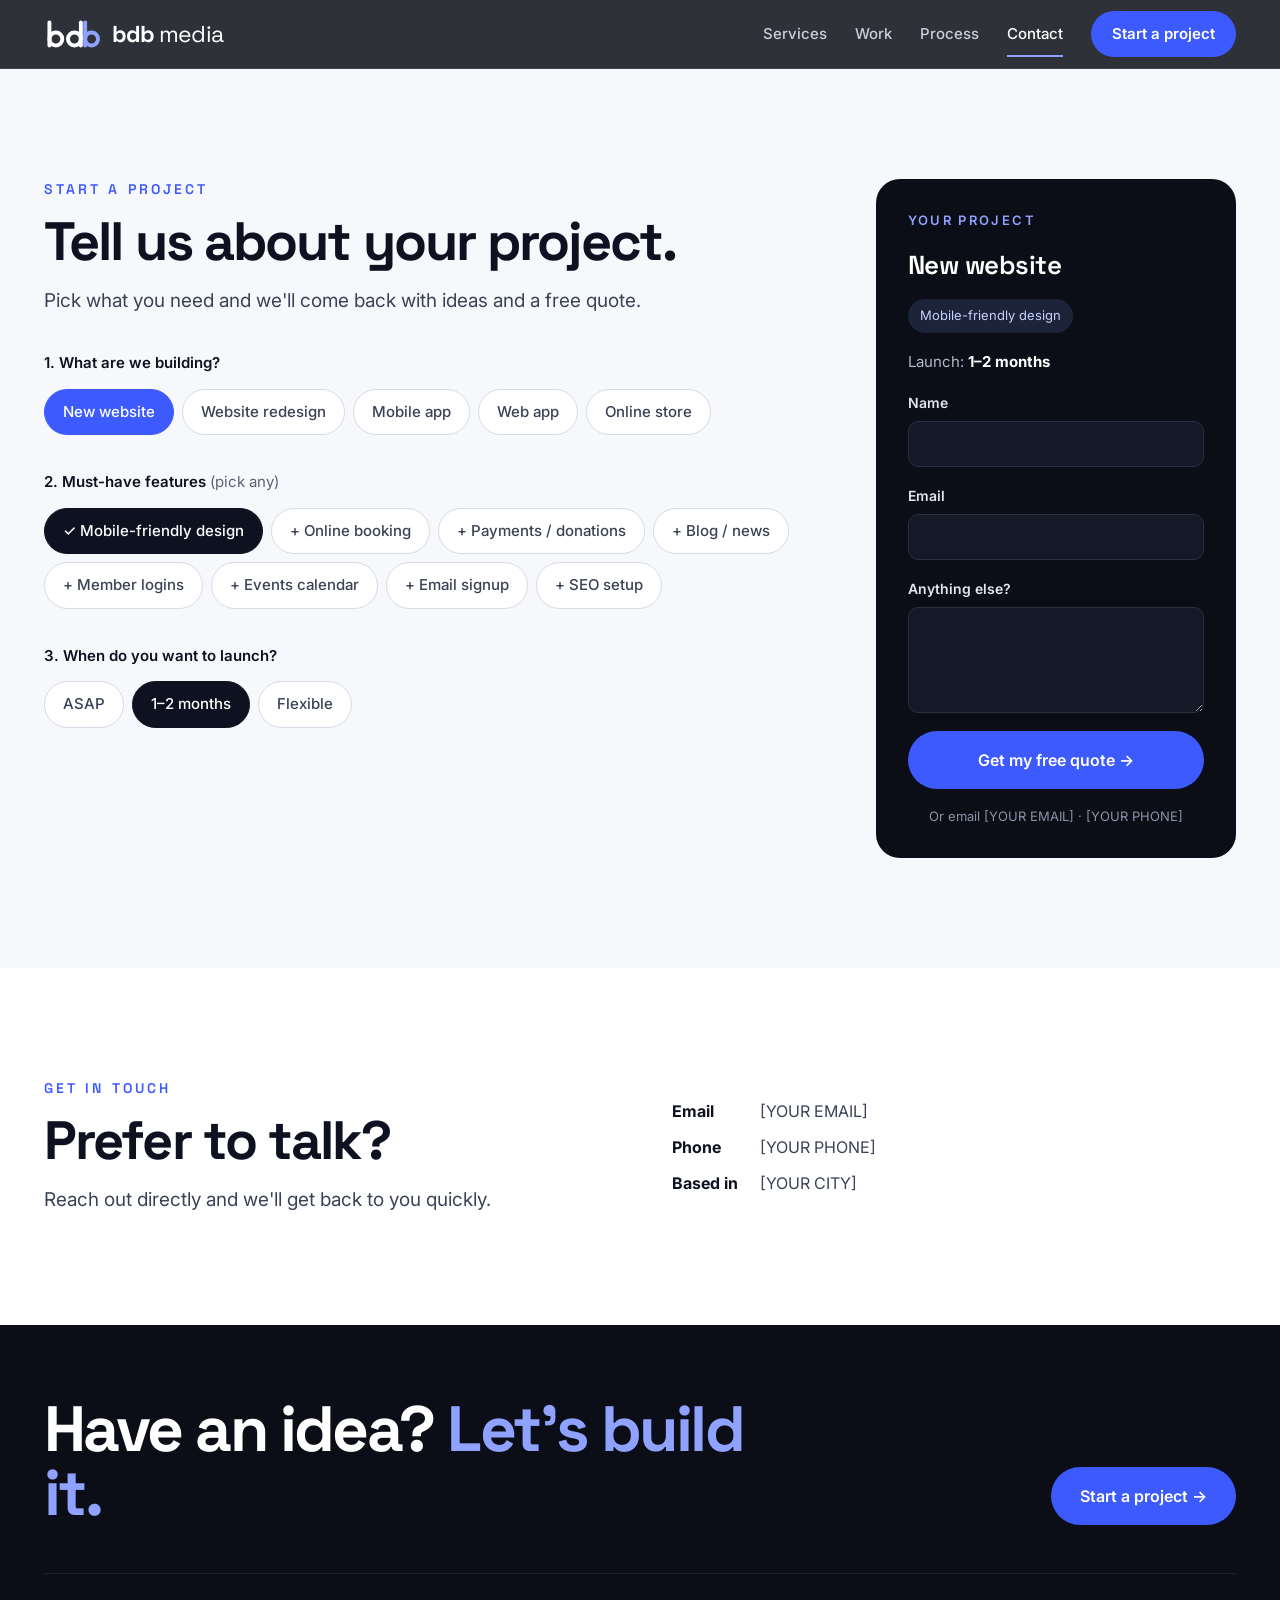
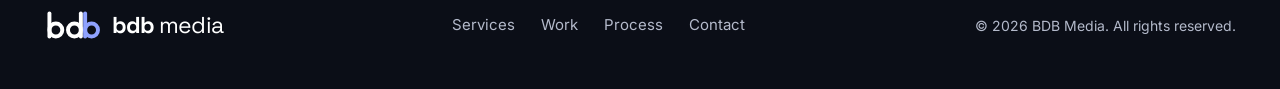
<file: contact.html>
<!doctype html>
<html lang="en">
<head>
<meta charset="utf-8">
<meta name="viewport" content="width=device-width, initial-scale=1">
<title>Contact — BDB Media</title>
<meta name="description" content="Tell BDB Media about your project and get a free quote.">
<meta property="og:title" content="Contact — BDB Media">
<meta property="og:description" content="Tell BDB Media about your project and get a free quote.">
<meta name="theme-color" content="#0B0E17">
<link rel="icon" href="images/favicon.svg" type="image/svg+xml">
<link rel="preconnect" href="https://fonts.googleapis.com">
<link rel="preconnect" href="https://fonts.gstatic.com" crossorigin>
<link rel="stylesheet" href="https://fonts.googleapis.com/css2?family=Space+Grotesk:wght@400;500;600;700&family=Inter:wght@400;500;600;700&family=Caveat:wght@600&display=swap">
<link rel="stylesheet" href="css/styles.css">
<script src="js/main.js" defer></script>
</head>
<body>
<a class="skip" href="#main">Skip to content</a>
<header class="site-header">
  <div class="container">
    <a class="brand" href="index.html" aria-label="BDB Media home"><svg viewBox="0 0 160 84" aria-hidden="true"><line x1="14" y1="10" x2="14" y2="74" stroke="#FFFFFF" stroke-width="11" stroke-linecap="round"/><circle cx="32" cy="56" r="18" fill="none" stroke="#FFFFFF" stroke-width="11"/><circle cx="84" cy="56" r="18" fill="none" stroke="#FFFFFF" stroke-width="11"/><line x1="102" y1="10" x2="102" y2="74" stroke="#FFFFFF" stroke-width="11" stroke-linecap="round"/><line x1="114" y1="10" x2="114" y2="74" stroke="#8FA2FF" stroke-width="11" stroke-linecap="round"/><circle cx="132" cy="56" r="18" fill="none" stroke="#8FA2FF" stroke-width="11"/></svg><span class="wordmark">bdb<span> media</span></span></a>
    <button class="nav-toggle" type="button" aria-expanded="false" aria-controls="site-nav" aria-label="Menu"><svg width="22" height="22" viewBox="0 0 24 24" fill="none" stroke="currentColor" stroke-width="2" stroke-linecap="round" stroke-linejoin="round" aria-hidden="true"><path d="M4 7h16M4 12h16M4 17h16"/></svg></button>
    <nav class="nav" id="site-nav" aria-label="Main">
      <a href="services.html">Services</a>
      <a href="work.html">Work</a>
      <a href="index.html#process">Process</a>
      <a href="contact.html" aria-current="page">Contact</a>
      <a class="btn btn--primary btn--sm" href="contact.html">Start a project</a>
    </nav>
  </div>
</header>
<main id="main"><section class="section section--mist" id="start">
  <div class="container builder">
    <div class="builder-steps" data-builder>
      <div class="section-head" style="margin-bottom:0">
        <span class="eyebrow">Start a project</span>
        <h1 class="h2">Tell us about your project.</h1>
        <p class="lead">Pick what you need and we'll come back with ideas and a free quote.</p>
      </div>
      <fieldset class="q"><legend>1. What are we building?</legend><div class="filters"><button class="pill pill--accent" type="button" data-group="type" data-value="New website">New website</button><button class="pill pill--accent" type="button" data-group="type" data-value="Website redesign">Website redesign</button><button class="pill pill--accent" type="button" data-group="type" data-value="Mobile app">Mobile app</button><button class="pill pill--accent" type="button" data-group="type" data-value="Web app">Web app</button><button class="pill pill--accent" type="button" data-group="type" data-value="Online store">Online store</button></div></fieldset>
      <fieldset class="q"><legend>2. Must-have features <span>(pick any)</span></legend><div class="filters"><button class="pill" type="button" data-group="features" data-value="Mobile-friendly design">+ Mobile-friendly design</button><button class="pill" type="button" data-group="features" data-value="Online booking">+ Online booking</button><button class="pill" type="button" data-group="features" data-value="Payments / donations">+ Payments / donations</button><button class="pill" type="button" data-group="features" data-value="Blog / news">+ Blog / news</button><button class="pill" type="button" data-group="features" data-value="Member logins">+ Member logins</button><button class="pill" type="button" data-group="features" data-value="Events calendar">+ Events calendar</button><button class="pill" type="button" data-group="features" data-value="Email signup">+ Email signup</button><button class="pill" type="button" data-group="features" data-value="SEO setup">+ SEO setup</button></div></fieldset>
      <fieldset class="q"><legend>3. When do you want to launch?</legend><div class="filters"><button class="pill" type="button" data-group="time" data-value="ASAP">ASAP</button><button class="pill" type="button" data-group="time" data-value="1–2 months">1–2 months</button><button class="pill" type="button" data-group="time" data-value="Flexible">Flexible</button></div></fieldset>
    </div>
    <aside class="summary" aria-live="polite">
      <div class="form-part">
        <span class="label">Your project</span>
        <div class="type" data-out="type">New website</div>
        <div class="chosen" data-out="features"></div>
        <div style="font-size:15px;color:var(--muted-dark)">Launch: <strong style="color:#fff" data-out="time">1–2 months</strong></div>
        <form novalidate style="display:flex;flex-direction:column;gap:18px">
          <div class="field"><label for="q-name">Name</label><input id="q-name" name="name" type="text" autocomplete="name" required></div>
          <div class="field"><label for="q-email">Email</label><input id="q-email" name="email" type="email" autocomplete="email" required></div>
          <div class="field"><label for="q-details">Anything else?</label><textarea id="q-details" name="details" rows="4"></textarea></div>
          <button class="btn btn--primary" type="submit">Get my free quote →</button>
        </form>
        <p class="note">Or email [YOUR EMAIL] · [YOUR PHONE]</p>
      </div>
      <div class="thanks">
        <div class="tick"><svg width="28" height="28" viewBox="0 0 24 24" fill="none" stroke="currentColor" stroke-width="2.4" stroke-linecap="round" stroke-linejoin="round" aria-hidden="true"><path d="M5 12l5 5L20 7"/></svg></div>
        <h3>Thanks — almost there.</h3>
        <p>Your email app should open with your project details filled in. Hit send and we'll be in touch with next steps and a free quote.</p>
        <button class="btn btn--ghost btn--sm" type="button" data-reset style="align-self:flex-start">Start another</button>
      </div>
    </aside>
  </div>
</section>
<section class="section"><div class="container split"><div class="section-head" style="margin:0"><span class="eyebrow">Get in touch</span><h2 class="h2">Prefer to talk?</h2><p class="lead">Reach out directly and we'll get back to you quickly.</p></div>
<ul class="contact-list"><li><strong>Email</strong> [YOUR EMAIL]</li><li><strong>Phone</strong> [YOUR PHONE]</li><li><strong>Based in</strong> [YOUR CITY]</li></ul></div></section></main><footer class="site-footer">
  <div class="container">
    <div class="footer-cta">
      <h2>Have an idea? <span>Let's build it.</span></h2>
      <a class="btn btn--primary" href="contact.html">Start a project →</a>
    </div>
    <div class="footer-bottom">
      <a class="brand" href="index.html" aria-label="BDB Media home"><svg viewBox="0 0 160 84" aria-hidden="true"><line x1="14" y1="10" x2="14" y2="74" stroke="#FFFFFF" stroke-width="11" stroke-linecap="round"/><circle cx="32" cy="56" r="18" fill="none" stroke="#FFFFFF" stroke-width="11"/><circle cx="84" cy="56" r="18" fill="none" stroke="#FFFFFF" stroke-width="11"/><line x1="102" y1="10" x2="102" y2="74" stroke="#FFFFFF" stroke-width="11" stroke-linecap="round"/><line x1="114" y1="10" x2="114" y2="74" stroke="#8FA2FF" stroke-width="11" stroke-linecap="round"/><circle cx="132" cy="56" r="18" fill="none" stroke="#8FA2FF" stroke-width="11"/></svg><span class="wordmark">bdb<span> media</span></span></a>
      <nav class="footer-nav" aria-label="Footer">
        <a href="services.html">Services</a>
        <a href="work.html">Work</a>
        <a href="index.html#process">Process</a>
        <a href="contact.html">Contact</a>
      </nav>
      <p class="small">© <span data-year>2026</span> BDB Media. All rights reserved.</p>
    </div>
  </div>
</footer>
</body>
</html>
</file>
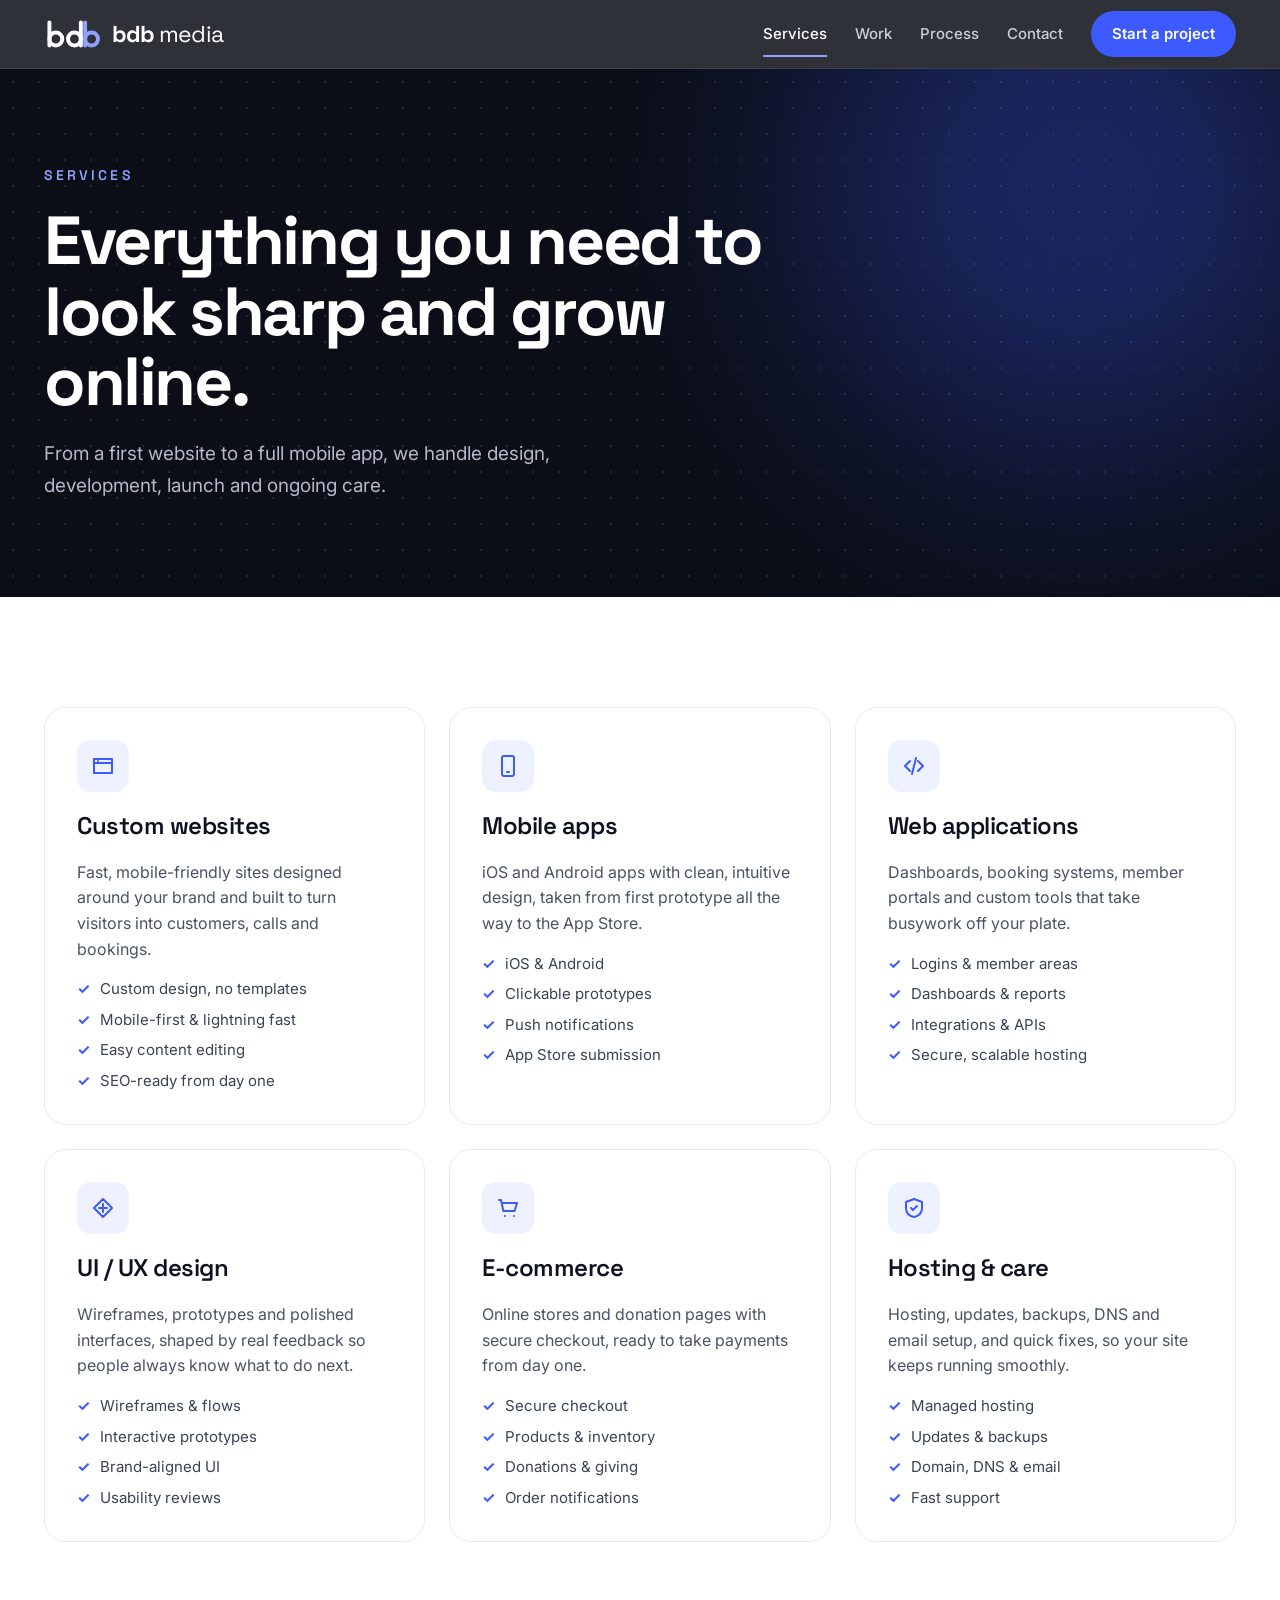
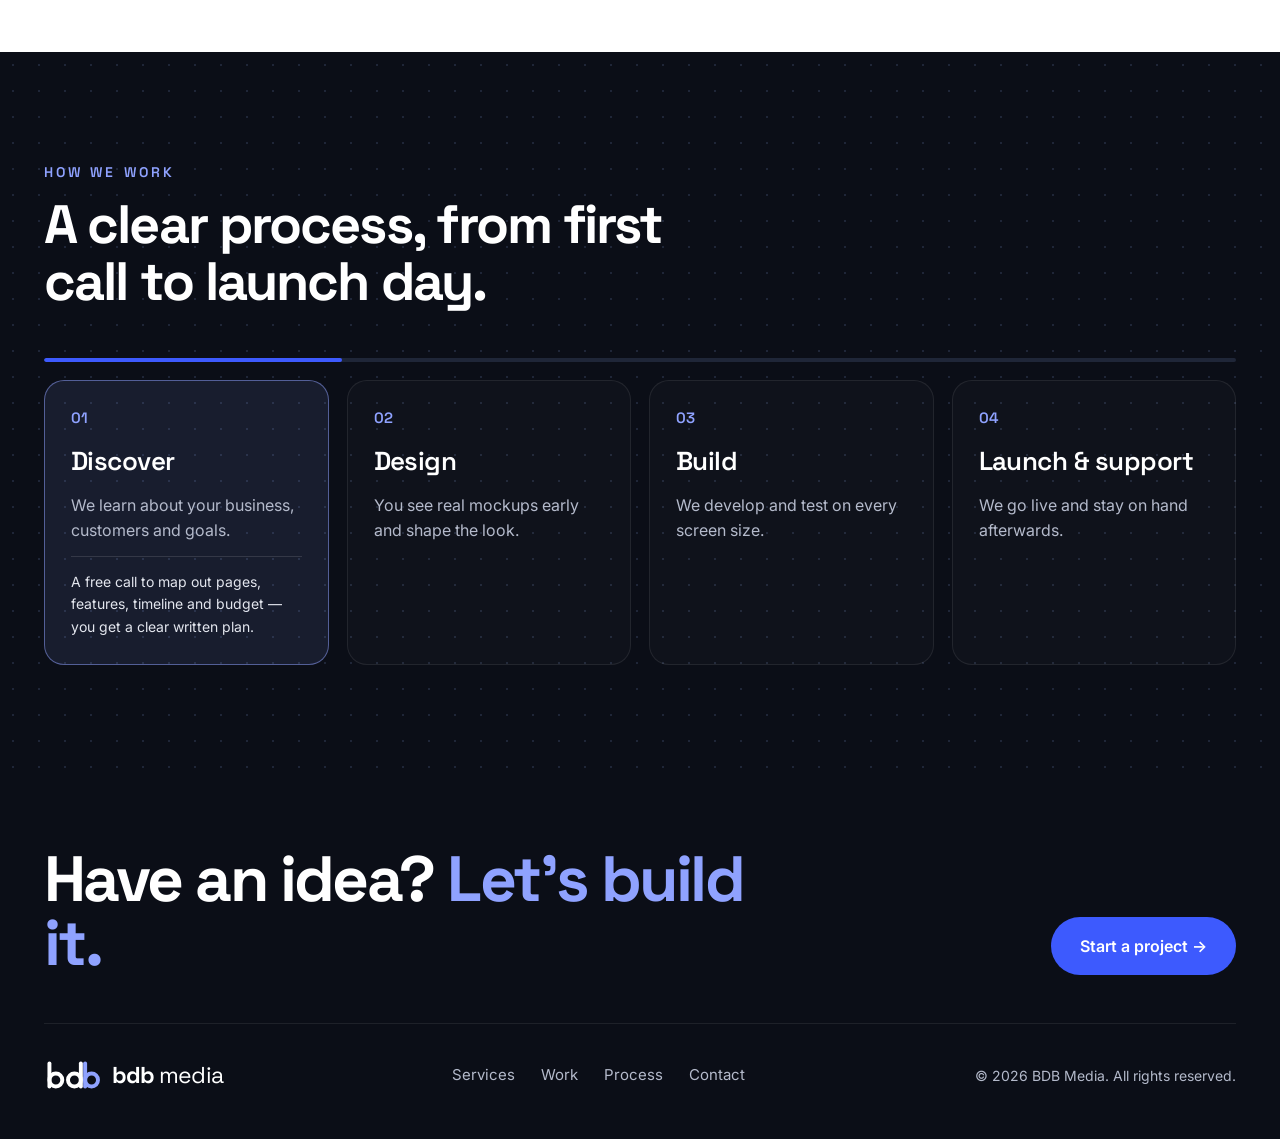
<file: services.html>
<!doctype html>
<html lang="en">
<head>
<meta charset="utf-8">
<meta name="viewport" content="width=device-width, initial-scale=1">
<title>Services — BDB Media</title>
<meta name="description" content="Custom websites, mobile apps, web applications, UI/UX design, e-commerce and hosting from BDB Media.">
<meta property="og:title" content="Services — BDB Media">
<meta property="og:description" content="Custom websites, mobile apps, web applications, UI/UX design, e-commerce and hosting from BDB Media.">
<meta name="theme-color" content="#0B0E17">
<link rel="icon" href="images/favicon.svg" type="image/svg+xml">
<link rel="preconnect" href="https://fonts.googleapis.com">
<link rel="preconnect" href="https://fonts.gstatic.com" crossorigin>
<link rel="stylesheet" href="https://fonts.googleapis.com/css2?family=Space+Grotesk:wght@400;500;600;700&family=Inter:wght@400;500;600;700&family=Caveat:wght@600&display=swap">
<link rel="stylesheet" href="css/styles.css">
<script src="js/main.js" defer></script>
</head>
<body>
<a class="skip" href="#main">Skip to content</a>
<header class="site-header">
  <div class="container">
    <a class="brand" href="index.html" aria-label="BDB Media home"><svg viewBox="0 0 160 84" aria-hidden="true"><line x1="14" y1="10" x2="14" y2="74" stroke="#FFFFFF" stroke-width="11" stroke-linecap="round"/><circle cx="32" cy="56" r="18" fill="none" stroke="#FFFFFF" stroke-width="11"/><circle cx="84" cy="56" r="18" fill="none" stroke="#FFFFFF" stroke-width="11"/><line x1="102" y1="10" x2="102" y2="74" stroke="#FFFFFF" stroke-width="11" stroke-linecap="round"/><line x1="114" y1="10" x2="114" y2="74" stroke="#8FA2FF" stroke-width="11" stroke-linecap="round"/><circle cx="132" cy="56" r="18" fill="none" stroke="#8FA2FF" stroke-width="11"/></svg><span class="wordmark">bdb<span> media</span></span></a>
    <button class="nav-toggle" type="button" aria-expanded="false" aria-controls="site-nav" aria-label="Menu"><svg width="22" height="22" viewBox="0 0 24 24" fill="none" stroke="currentColor" stroke-width="2" stroke-linecap="round" stroke-linejoin="round" aria-hidden="true"><path d="M4 7h16M4 12h16M4 17h16"/></svg></button>
    <nav class="nav" id="site-nav" aria-label="Main">
      <a href="services.html" aria-current="page">Services</a>
      <a href="work.html">Work</a>
      <a href="index.html#process">Process</a>
      <a href="contact.html">Contact</a>
      <a class="btn btn--primary btn--sm" href="contact.html">Start a project</a>
    </nav>
  </div>
</header>
<main id="main"><section class="page-hero dots">
  <div class="orb" aria-hidden="true"></div>
  <div class="container">
    <span class="eyebrow" style="color:var(--accent-light)">Services</span>
    <h1>Everything you need to look sharp and grow online.</h1>
    <p class="lead" style="color:var(--muted-dark)">From a first website to a full mobile app, we handle design, development, launch and ongoing care.</p>
  </div>
</section>
<section class="section">
  <div class="container"><div class="cards"><article class="card" id="websites"><div class="ico"><svg width="24" height="24" viewBox="0 0 24 24" fill="none" stroke="currentColor" stroke-width="2" stroke-linecap="round" stroke-linejoin="round" aria-hidden="true"><path d="M3 5h18v14H3zM3 9h18M7 7h.01"/></svg></div><h3>Custom websites</h3><p>Fast, mobile-friendly sites designed around your brand and built to turn visitors into customers, calls and bookings.</p><ul><li>Custom design, no templates</li><li>Mobile-first &amp; lightning fast</li><li>Easy content editing</li><li>SEO-ready from day one</li></ul></article><article class="card" id="apps"><div class="ico"><svg width="24" height="24" viewBox="0 0 24 24" fill="none" stroke="currentColor" stroke-width="2" stroke-linecap="round" stroke-linejoin="round" aria-hidden="true"><path d="M8 2h8a2 2 0 0 1 2 2v16a2 2 0 0 1-2 2H8a2 2 0 0 1-2-2V4a2 2 0 0 1 2-2zM11 18h2"/></svg></div><h3>Mobile apps</h3><p>iOS and Android apps with clean, intuitive design, taken from first prototype all the way to the App Store.</p><ul><li>iOS &amp; Android</li><li>Clickable prototypes</li><li>Push notifications</li><li>App Store submission</li></ul></article><article class="card" id="webapps"><div class="ico"><svg width="24" height="24" viewBox="0 0 24 24" fill="none" stroke="currentColor" stroke-width="2" stroke-linecap="round" stroke-linejoin="round" aria-hidden="true"><path d="M8 7l-5 5 5 5M16 7l5 5-5 5M14 4l-4 16"/></svg></div><h3>Web applications</h3><p>Dashboards, booking systems, member portals and custom tools that take busywork off your plate.</p><ul><li>Logins &amp; member areas</li><li>Dashboards &amp; reports</li><li>Integrations &amp; APIs</li><li>Secure, scalable hosting</li></ul></article><article class="card" id="design"><div class="ico"><svg width="24" height="24" viewBox="0 0 24 24" fill="none" stroke="currentColor" stroke-width="2" stroke-linecap="round" stroke-linejoin="round" aria-hidden="true"><path d="M12 3l9 9-9 9-9-9zM12 8v8M8 12h8"/></svg></div><h3>UI / UX design</h3><p>Wireframes, prototypes and polished interfaces, shaped by real feedback so people always know what to do next.</p><ul><li>Wireframes &amp; flows</li><li>Interactive prototypes</li><li>Brand-aligned UI</li><li>Usability reviews</li></ul></article><article class="card" id="ecommerce"><div class="ico"><svg width="24" height="24" viewBox="0 0 24 24" fill="none" stroke="currentColor" stroke-width="2" stroke-linecap="round" stroke-linejoin="round" aria-hidden="true"><path d="M3 4h2l2.4 11h11.2L21 7H6.2M9 20h.01M18 20h.01"/></svg></div><h3>E-commerce</h3><p>Online stores and donation pages with secure checkout, ready to take payments from day one.</p><ul><li>Secure checkout</li><li>Products &amp; inventory</li><li>Donations &amp; giving</li><li>Order notifications</li></ul></article><article class="card" id="care"><div class="ico"><svg width="24" height="24" viewBox="0 0 24 24" fill="none" stroke="currentColor" stroke-width="2" stroke-linecap="round" stroke-linejoin="round" aria-hidden="true"><path d="M12 3l8 3v6c0 5-3.5 8-8 9-4.5-1-8-4-8-9V6zM9 12l2 2 4-4"/></svg></div><h3>Hosting &amp; care</h3><p>Hosting, updates, backups, DNS and email setup, and quick fixes, so your site keeps running smoothly.</p><ul><li>Managed hosting</li><li>Updates &amp; backups</li><li>Domain, DNS &amp; email</li><li>Fast support</li></ul></article></div></div>
</section>
<section class="section section--dark dots" id="process">
  <div class="container">
    <div class="section-head">
      <span class="eyebrow">How we work</span>
      <h2 class="h2">A clear process, from first call to launch day.</h2>
    </div>
    <div class="progress" aria-hidden="true"><div></div></div>
    <div class="steps"><button class="step" type="button" aria-expanded="true"><span class="n">01</span><span class="t">Discover</span><span class="b">We learn about your business, customers and goals.</span><span class="more">A free call to map out pages, features, timeline and budget — you get a clear written plan.</span></button><button class="step" type="button" aria-expanded="false"><span class="n">02</span><span class="t">Design</span><span class="b">You see real mockups early and shape the look.</span><span class="more">Homepage and key screens designed first, with rounds of feedback before any code is written.</span></button><button class="step" type="button" aria-expanded="false"><span class="n">03</span><span class="t">Build</span><span class="b">We develop and test on every screen size.</span><span class="more">A private preview link lets you watch progress and test on your own phone and computer.</span></button><button class="step" type="button" aria-expanded="false"><span class="n">04</span><span class="t">Launch &amp; support</span><span class="b">We go live and stay on hand afterwards.</span><span class="more">Domain, hosting and email set up for you, a walkthrough of editing, and ongoing care plans.</span></button></div>
  </div>
</section>
</main><footer class="site-footer">
  <div class="container">
    <div class="footer-cta">
      <h2>Have an idea? <span>Let's build it.</span></h2>
      <a class="btn btn--primary" href="contact.html">Start a project →</a>
    </div>
    <div class="footer-bottom">
      <a class="brand" href="index.html" aria-label="BDB Media home"><svg viewBox="0 0 160 84" aria-hidden="true"><line x1="14" y1="10" x2="14" y2="74" stroke="#FFFFFF" stroke-width="11" stroke-linecap="round"/><circle cx="32" cy="56" r="18" fill="none" stroke="#FFFFFF" stroke-width="11"/><circle cx="84" cy="56" r="18" fill="none" stroke="#FFFFFF" stroke-width="11"/><line x1="102" y1="10" x2="102" y2="74" stroke="#FFFFFF" stroke-width="11" stroke-linecap="round"/><line x1="114" y1="10" x2="114" y2="74" stroke="#8FA2FF" stroke-width="11" stroke-linecap="round"/><circle cx="132" cy="56" r="18" fill="none" stroke="#8FA2FF" stroke-width="11"/></svg><span class="wordmark">bdb<span> media</span></span></a>
      <nav class="footer-nav" aria-label="Footer">
        <a href="services.html">Services</a>
        <a href="work.html">Work</a>
        <a href="index.html#process">Process</a>
        <a href="contact.html">Contact</a>
      </nav>
      <p class="small">© <span data-year>2026</span> BDB Media. All rights reserved.</p>
    </div>
  </div>
</footer>
</body>
</html>
</file>
<file: css/styles.css>
/* DB Media — site styles */
:root {
  --ink: #0E1220;
  --night: #0B0E17;
  --night-2: #141927;
  --line-dark: #2A3042;
  --accent: #3D5AFE;
  --accent-hover: #2A44D6;
  --accent-light: #8FA2FF;
  --accent-tint: #EEF1FF;
  --paper: #FFFFFF;
  --mist: #F7F8FB;
  --line: #E8EBF2;
  --line-2: #D5DAE5;
  --text-2: #3A4256;
  --text-3: #4A5266;
  --muted: #5B6275;
  --muted-dark: #B4BACB;
  --green: #34D399;
  --radius: 22px;
  --display: "Space Grotesk", system-ui, sans-serif;
  --body: "Inter", system-ui, sans-serif;
  --ease: cubic-bezier(.2, .8, .2, 1);
}

*, *::before, *::after { box-sizing: border-box; }
[hidden] { display: none !important; }
html { scroll-behavior: smooth; scroll-padding-top: 80px; }
body { margin: 0; font-family: var(--body); color: var(--ink); background: var(--paper); line-height: 1.5; -webkit-font-smoothing: antialiased; }
img { max-width: 100%; height: auto; display: block; }
a { color: var(--accent); }
a:hover { color: var(--accent-hover); }
button { font: inherit; }
h1, h2, h3 { font-family: var(--display); margin: 0; letter-spacing: -0.035em; }
p { margin: 0; }
.container { max-width: 1240px; margin: 0 auto; padding: 0 24px; }
.section { padding: 110px 0; }
.section--mist { background: var(--mist); }
.section--dark { background: var(--night); color: #fff; }
.dots { background-image: radial-gradient(#1F2638 1.2px, transparent 1.2px); background-size: 26px 26px; }
.skip { position: absolute; left: -999px; top: 8px; background: #fff; color: var(--ink); padding: 10px 16px; border-radius: 8px; z-index: 100; }
.skip:focus { left: 8px; }
:focus-visible { outline: 3px solid var(--accent-light); outline-offset: 3px; }

/* Eyebrows & headings */
.eyebrow { font-family: var(--display); font-size: 14px; letter-spacing: .22em; text-transform: uppercase; color: var(--accent); font-weight: 600; }
.section--dark .eyebrow { color: var(--accent-light); }
.h2 { font-size: clamp(34px, 4.5vw, 54px); line-height: 1.05; font-weight: 700; }
.section-head { display: flex; flex-direction: column; gap: 14px; max-width: 680px; margin-bottom: 48px; }
.section-head--row { max-width: none; flex-direction: row; flex-wrap: wrap; justify-content: space-between; align-items: flex-end; gap: 24px; }
.section-head--row > div:first-child { display: flex; flex-direction: column; gap: 14px; max-width: 640px; }
.lead { font-size: 19px; line-height: 1.65; color: var(--text-2); }
.section--dark .lead { color: var(--muted-dark); }

/* Buttons */
.btn { display: inline-flex; align-items: center; justify-content: center; gap: 8px; padding: 16px 28px; border-radius: 999px; font-weight: 600; font-size: 16px; text-decoration: none; border: 1px solid transparent; cursor: pointer; transition: transform .2s, box-shadow .2s, background .2s; }
.btn--primary { background: var(--accent); color: #fff; }
.btn--primary:hover { color: #fff; transform: translateY(-2px); box-shadow: 0 10px 24px rgba(61, 90, 254, .35); }
.btn--ghost { color: #fff; border-color: rgba(255, 255, 255, .24); background: transparent; }
.btn--ghost:hover { color: #fff; background: rgba(255, 255, 255, .06); }
.btn--outline { color: var(--ink); border-color: var(--line-2); background: #fff; }
.btn--outline:hover { color: var(--ink); border-color: var(--ink); }
.btn--sm { padding: 11px 20px; font-size: 15px; }

/* Header */
.site-header { position: sticky; top: 0; z-index: 40; background: rgba(11, 14, 23, .85); backdrop-filter: blur(14px); -webkit-backdrop-filter: blur(14px); border-bottom: 1px solid rgba(255, 255, 255, .08); }
.site-header .container { display: flex; align-items: center; justify-content: space-between; gap: 16px; min-height: 68px; }
.brand { display: flex; align-items: center; gap: 10px; text-decoration: none; color: #fff; }
.brand:hover { color: #fff; }
.brand svg { width: 58px; height: 30px; }
.wordmark { font-family: var(--display); font-size: 23px; letter-spacing: -.04em; font-weight: 700; }
.wordmark span { font-weight: 400; }
.nav { display: flex; align-items: center; gap: 28px; }
.nav a:not(.btn) { color: #C9CFDC; text-decoration: none; font-weight: 500; font-size: 15px; padding: 12px 0; }
.nav a:not(.btn):hover, .nav a[aria-current="page"] { color: #fff; }
.nav a[aria-current="page"] { box-shadow: inset 0 -2px 0 var(--accent-light); }
.nav-toggle { display: none; width: 44px; height: 44px; border: 1px solid rgba(255, 255, 255, .2); border-radius: 12px; background: transparent; color: #fff; cursor: pointer; align-items: center; justify-content: center; }
@media (max-width: 760px) {
  .nav-toggle { display: inline-flex; }
  .nav { display: none; position: absolute; left: 0; right: 0; top: 100%; flex-direction: column; align-items: stretch; gap: 0; padding: 8px 24px 20px; background: var(--night); border-bottom: 1px solid rgba(255, 255, 255, .08); }
  .nav.open { display: flex; }
  .nav a:not(.btn) { padding: 14px 0; border-bottom: 1px solid rgba(255, 255, 255, .06); }
  .nav .btn { margin-top: 14px; }
}

/* Hero */
.hero { position: relative; overflow: hidden; background-color: var(--night); color: #fff; }
.orb { position: absolute; width: 560px; height: 560px; border-radius: 50%; background: var(--accent); opacity: .32; filter: blur(120px); top: -160px; right: -80px; animation: orbFloat 9s ease-in-out infinite; pointer-events: none; }
@keyframes orbFloat { 0%, 100% { transform: translate(0, 0); } 50% { transform: translate(-40px, 30px); } }
.hero-inner { position: relative; display: flex; flex-wrap: wrap; align-items: center; gap: 64px; padding: 96px 24px 110px; }
.hero-copy { flex: 1 1 500px; min-width: 0; display: flex; flex-direction: column; gap: 28px; }
.status { display: inline-flex; align-self: flex-start; align-items: center; gap: 10px; padding: 8px 14px; border: 1px solid rgba(255, 255, 255, .14); border-radius: 999px; font-size: 14px; color: #C9CFDC; background: rgba(255, 255, 255, .04); }
.status i { width: 8px; height: 8px; border-radius: 50%; background: var(--green); box-shadow: 0 0 0 0 rgba(52, 211, 153, .6); animation: pulse 2s infinite; }
@keyframes pulse { 70% { box-shadow: 0 0 0 8px rgba(52, 211, 153, 0); } 100% { box-shadow: 0 0 0 0 rgba(52, 211, 153, 0); } }
.hero h1 { font-size: clamp(42px, 6vw, 76px); line-height: 1.02; letter-spacing: -.04em; font-weight: 700; }
.rotator { color: var(--accent-light); display: inline-block; }
.rotator.in { animation: wordIn .45s var(--ease); }
.caret { display: inline-block; width: 5px; height: .82em; background: var(--accent-light); margin-left: 6px; vertical-align: -.06em; border-radius: 2px; animation: blink 1s steps(1) infinite; }
@keyframes blink { 50% { opacity: 0; } }
@keyframes wordIn { from { opacity: 0; transform: translateY(18px); } to { opacity: 1; transform: none; } }
.hero .lead { color: var(--muted-dark); max-width: 540px; }
.actions { display: flex; flex-wrap: wrap; gap: 14px; }
.chips { display: flex; flex-wrap: wrap; gap: 8px; }
.chip { font-size: 14px; padding: 9px 14px; border-radius: 999px; cursor: pointer; background: transparent; color: #8C93A6; border: 1px solid rgba(255, 255, 255, .14); transition: all .2s; }
.chip:hover { color: #fff; }
.chip[aria-pressed="true"] { background: rgba(143, 162, 255, .18); color: #fff; border-color: var(--accent-light); }

.hero-art { flex: 1 1 440px; min-width: 0; position: relative; height: 460px; }
.browser { border-radius: 14px; overflow: hidden; background: #fff; border: 1px solid rgba(255, 255, 255, .1); box-shadow: 0 30px 60px rgba(0, 0, 0, .45); }
.browser-bar { height: 26px; background: #E8EBF2; display: flex; align-items: center; gap: 6px; padding: 0 10px; }
.browser-bar span { width: 8px; height: 8px; border-radius: 50%; background: #C9CFDC; }
.hero-art .polaroid { position: absolute; margin: 0; }
.hero-art .b1 { left: 0; top: 70px; width: 62%; animation: floatA 7s ease-in-out infinite; }
.hero-art .b2 { right: 0; top: 0; width: 58%; animation: floatB 8s ease-in-out infinite; }
.hero-art .b3 { right: 6%; bottom: 0; width: 54%; transform: rotate(-2deg); }
@keyframes floatA { 0%, 100% { transform: translateY(0) rotate(-6deg); } 50% { transform: translateY(-14px) rotate(-6deg); } }
@keyframes floatB { 0%, 100% { transform: translateY(0) rotate(5deg); } 50% { transform: translateY(12px) rotate(5deg); } }
@media (max-width: 560px) { .hero-art { height: 340px; } }

.marquee-wrap { position: relative; border-top: 1px solid rgba(255, 255, 255, .08); overflow: hidden; padding: 22px 0; }
.marquee { display: flex; gap: 56px; width: max-content; font-family: var(--display); font-size: 20px; font-weight: 500; color: #6B7389; white-space: nowrap; animation: marq 28s linear infinite; }
.marquee b { color: var(--accent-light); font-weight: 400; }
@keyframes marq { from { transform: translateX(0); } to { transform: translateX(-50%); } }

/* Page hero (inner pages) */
.page-hero { position: relative; overflow: hidden; background-color: var(--night); color: #fff; }
.page-hero .container { position: relative; padding-top: 96px; padding-bottom: 96px; display: flex; flex-direction: column; gap: 20px; max-width: 1240px; }
.page-hero h1 { font-size: clamp(40px, 5.5vw, 68px); line-height: 1.04; font-weight: 700; max-width: 820px; }
.page-hero .lead { max-width: 620px; }

/* Services tabs */
.tabs { display: flex; flex-wrap: wrap; gap: 24px; align-items: stretch; }
.tablist { flex: 1 1 300px; min-width: 0; display: flex; flex-direction: column; gap: 6px; }
.tab { display: flex; align-items: center; gap: 14px; width: 100%; text-align: left; padding: 14px 16px; border-radius: 16px; cursor: pointer; font-family: var(--display); font-size: 19px; font-weight: 600; letter-spacing: -.01em; background: transparent; color: var(--text-3); border: 1px solid transparent; transition: all .2s; }
.tab:hover { color: var(--ink); }
.tab .ico { width: 40px; height: 40px; border-radius: 10px; background: var(--accent-tint); display: flex; align-items: center; justify-content: center; flex-shrink: 0; color: var(--accent); transition: all .2s; }
.tab[aria-selected="true"] { background: #fff; color: var(--ink); border-color: var(--line-2); box-shadow: 0 10px 30px rgba(14, 18, 32, .08); }
.tab[aria-selected="true"] .ico { background: var(--accent); color: #fff; }
.tabpanel { flex: 999 1 520px; min-width: 0; background: var(--night); color: #fff; border-radius: 24px; padding: 44px; position: relative; overflow: hidden; }
.tabpanel::after { content: ""; position: absolute; width: 320px; height: 320px; border-radius: 50%; background: var(--accent); opacity: .28; filter: blur(90px); right: -80px; bottom: -120px; pointer-events: none; }
.panel-body { position: relative; z-index: 1; display: flex; flex-direction: column; gap: 22px; animation: wordIn .4s var(--ease); }
.panel-num { font-family: var(--display); font-size: 15px; color: var(--accent-light); font-weight: 600; }
.panel-body h3 { font-size: clamp(30px, 3.4vw, 42px); font-weight: 700; }
.panel-body p { font-size: 18px; line-height: 1.65; color: var(--muted-dark); max-width: 560px; }
.checks { display: grid; grid-template-columns: repeat(auto-fit, minmax(220px, 1fr)); gap: 14px; list-style: none; margin: 0; padding: 0; }
.checks li { display: flex; align-items: center; gap: 12px; padding: 14px 16px; border: 1px solid rgba(255, 255, 255, .1); border-radius: 12px; background: rgba(255, 255, 255, .03); font-size: 15px; color: #E3E6EE; }
.checks svg { flex-shrink: 0; color: var(--accent-light); }
@media (max-width: 560px) { .tabpanel { padding: 28px; } }

/* Service cards (services page) */
.cards { display: grid; grid-template-columns: repeat(auto-fit, minmax(300px, 1fr)); gap: 24px; }
.card { border: 1px solid var(--line); border-radius: var(--radius); padding: 32px; background: #fff; display: flex; flex-direction: column; gap: 16px; transition: transform .3s var(--ease), box-shadow .3s; }
.card:hover { transform: translateY(-6px); box-shadow: 0 24px 44px rgba(14, 18, 32, .12); }
.card .ico { width: 52px; height: 52px; border-radius: 14px; background: var(--accent-tint); color: var(--accent); display: flex; align-items: center; justify-content: center; }
.card h3 { font-size: 24px; font-weight: 600; letter-spacing: -.02em; }
.card p { color: var(--text-3); font-size: 16px; line-height: 1.6; }
.card ul { margin: 0; padding: 0; list-style: none; display: flex; flex-direction: column; gap: 8px; font-size: 15px; color: var(--text-2); }
.card li::before { content: "✓"; color: var(--accent); font-weight: 700; margin-right: 10px; }

/* Work */
.filters { display: flex; flex-wrap: wrap; gap: 8px; }
.pill { font-size: 15px; font-weight: 500; padding: 11px 18px; border-radius: 999px; cursor: pointer; background: #fff; color: var(--text-2); border: 1px solid var(--line-2); transition: all .2s; }
.pill:hover { border-color: var(--ink); }
.pill[aria-pressed="true"] { background: var(--ink); color: #fff; border-color: var(--ink); }
.pill--accent[aria-pressed="true"] { background: var(--accent); border-color: var(--accent); }
.work-grid { display: grid; grid-template-columns: repeat(auto-fill, minmax(320px, 1fr)); gap: 28px; }
.project { border: 1px solid var(--line); border-radius: var(--radius); overflow: hidden; background: #fff; display: flex; flex-direction: column; transition: transform .3s var(--ease), box-shadow .3s; animation: wordIn .4s var(--ease); }
.project:hover { transform: translateY(-8px); box-shadow: 0 28px 50px rgba(14, 18, 32, .16); }
.project[hidden] { display: none; }
.shot { all: unset; cursor: zoom-in; display: block; background: #F2F4F8; padding: 26px 26px 30px; }
.shot:focus-visible { outline: 3px solid var(--accent-light); outline-offset: -3px; }
.shot .crop { aspect-ratio: 4 / 3; overflow: hidden; }
.shot img { width: 100%; height: 100%; object-fit: cover; object-position: top; transition: transform .6s var(--ease); }
.project:hover .shot img { transform: scale(1.05); }
.project-body { padding: 24px; display: flex; flex-direction: column; gap: 10px; }
.project-meta { display: flex; align-items: center; justify-content: space-between; gap: 12px; }
.tag { font-size: 12px; letter-spacing: .14em; text-transform: uppercase; color: var(--accent); font-weight: 700; background: var(--accent-tint); padding: 6px 10px; border-radius: 999px; }
.domain { font-size: 14px; color: var(--muted); }
.project h3 { font-size: 24px; font-weight: 600; letter-spacing: -.02em; }
.project p { font-size: 16px; line-height: 1.6; color: var(--text-3); }
.project-links { display: flex; gap: 20px; }
.linkbtn { border: 0; background: none; padding: 10px 0; font-size: 15px; font-weight: 600; color: var(--ink); cursor: pointer; }
.project-links a { font-size: 15px; font-weight: 600; padding: 10px 0; text-decoration: none; }

/* Lightbox */
.lightbox { position: fixed; inset: 0; z-index: 60; background: rgba(6, 8, 14, .82); backdrop-filter: blur(8px); -webkit-backdrop-filter: blur(8px); display: none; align-items: center; justify-content: center; padding: 24px; }
.lightbox.open { display: flex; }
.lightbox-card { width: 100%; max-width: 980px; max-height: calc(100vh - 48px); overflow: auto; background: #fff; border-radius: 20px; box-shadow: 0 40px 80px rgba(0, 0, 0, .5); animation: wordIn .35s var(--ease); }
.lightbox-bar { height: 48px; background: #E8EBF2; display: flex; align-items: center; gap: 10px; padding: 0 6px 0 14px; }
.lightbox-bar .d { width: 10px; height: 10px; border-radius: 50%; }
.lightbox-url { flex: 1; height: 28px; border-radius: 8px; background: #fff; display: flex; align-items: center; padding: 0 12px; font-size: 13px; color: var(--muted); }
.icon-btn { width: 44px; height: 44px; border: 0; background: none; cursor: pointer; display: flex; align-items: center; justify-content: center; color: var(--ink); border-radius: 10px; }
.icon-btn:hover { background: rgba(14, 18, 32, .06); }
.lightbox img { width: 100%; height: auto; }
.lightbox-foot { padding: 20px 24px; display: flex; flex-wrap: wrap; align-items: center; justify-content: space-between; gap: 12px; }
.lightbox-foot h3 { font-size: 22px; font-weight: 600; letter-spacing: -.02em; }

/* Idea section */
.split { display: flex; flex-wrap: wrap; align-items: center; gap: 64px; }
.split > * { flex: 1 1 460px; min-width: 0; }
.photo { position: relative; border-radius: 32px; overflow: hidden; aspect-ratio: 5 / 4; box-shadow: 0 30px 60px rgba(14, 18, 32, .16); background: var(--accent-tint); }
.photo img { width: 100%; height: 100%; object-fit: cover; object-position: 55% center; }
.float-card { position: absolute; border-radius: 16px; padding: 12px 16px; display: flex; align-items: center; gap: 10px; font-size: 14px; font-weight: 600; }
.float-card.f1 { left: 5%; top: 6%; background: #fff; box-shadow: 0 16px 34px rgba(14, 18, 32, .14); animation: bob 6s ease-in-out infinite; }
.float-card.f2 { right: 5%; bottom: 8%; background: var(--night); color: #fff; box-shadow: 0 16px 34px rgba(14, 18, 32, .25); animation: bob 7s ease-in-out infinite reverse; }
@keyframes bob { 0%, 100% { transform: translateY(0); } 50% { transform: translateY(-10px); } }
.f1 .i { width: 34px; height: 34px; border-radius: 10px; background: #FEF3C7; color: #B45309; display: flex; align-items: center; justify-content: center; }
.f2 .i { width: 26px; height: 26px; border-radius: 50%; background: var(--green); color: var(--night); display: flex; align-items: center; justify-content: center; }
.idea-copy { display: flex; flex-direction: column; gap: 24px; }
.stat-row { display: flex; flex-wrap: wrap; align-items: center; gap: 28px; padding: 8px 0; }
.stat { display: flex; align-items: baseline; gap: 8px; }
.stat b { font-family: var(--display); font-size: 72px; line-height: 1; letter-spacing: -.05em; color: var(--accent); }
.stat span { font-family: var(--display); font-size: 22px; font-weight: 600; }
.vrule { width: 1px; height: 56px; background: var(--line-2); }
.mini-list { list-style: none; margin: 0; padding: 0; display: flex; flex-direction: column; gap: 6px; font-size: 15px; color: var(--text-2); }

/* Process */
.progress { height: 4px; background: #1F2638; border-radius: 2px; overflow: hidden; margin-bottom: 18px; }
.progress div { height: 4px; width: 25%; background: var(--accent); border-radius: 2px; transition: width .5s var(--ease); }
.steps { display: grid; grid-template-columns: repeat(auto-fit, minmax(240px, 1fr)); gap: 18px; }
.step { all: unset; box-sizing: border-box; cursor: pointer; display: flex; flex-direction: column; gap: 12px; padding: 26px; border-radius: 20px; background: rgba(255, 255, 255, .02); border: 1px solid rgba(255, 255, 255, .08); transition: background .25s, border-color .25s; }
.step:hover { border-color: rgba(143, 162, 255, .3); }
.step:focus-visible { outline: 3px solid var(--accent-light); outline-offset: 3px; }
.step[aria-expanded="true"] { background: rgba(143, 162, 255, .1); border-color: rgba(143, 162, 255, .5); }
.step .n { font-family: var(--display); font-size: 15px; font-weight: 600; color: var(--accent-light); }
.step .t { font-family: var(--display); font-size: 26px; letter-spacing: -.02em; font-weight: 600; color: #fff; }
.step .b { font-size: 16px; line-height: 1.6; color: var(--muted-dark); }
.step .more { display: none; font-size: 14px; line-height: 1.6; color: #E3E6EE; border-top: 1px solid rgba(255, 255, 255, .12); padding-top: 14px; }
.step[aria-expanded="true"] .more { display: block; animation: wordIn .3s ease; }

/* Quote builder */
.builder { display: flex; flex-wrap: wrap; gap: 32px; align-items: flex-start; }
.builder-steps { flex: 999 1 560px; min-width: 0; display: flex; flex-direction: column; gap: 36px; }
.q { display: flex; flex-direction: column; gap: 14px; border: 0; margin: 0; padding: 0; }
.q legend { font-size: 15px; font-weight: 600; padding: 0; margin-bottom: 14px; }
.q legend span { font-weight: 400; color: var(--muted); }
.summary { flex: 1 1 360px; min-width: 0; position: sticky; top: 90px; background: var(--night); color: #fff; border-radius: 24px; padding: 32px; display: flex; flex-direction: column; gap: 18px; }
.summary .label { font-size: 13px; letter-spacing: .18em; text-transform: uppercase; color: var(--accent-light); font-weight: 600; }
.summary .type { font-family: var(--display); font-size: 26px; line-height: 1.25; letter-spacing: -.02em; font-weight: 600; }
.chosen { display: flex; flex-wrap: wrap; gap: 8px; min-height: 34px; }
.chosen span { font-size: 13px; padding: 7px 12px; border-radius: 999px; background: rgba(143, 162, 255, .14); color: #C7D0FF; animation: wordIn .3s ease; }
.chosen em { font-style: normal; font-size: 14px; color: #8C93A6; }
.field { display: flex; flex-direction: column; gap: 8px; }
.field label { font-size: 14px; font-weight: 600; color: #E3E6EE; }
.field input, .field textarea { height: 46px; border: 1px solid var(--line-dark); border-radius: 10px; padding: 0 14px; font-size: 16px; font-family: var(--body); background: var(--night-2); color: #fff; }
.field textarea { height: auto; padding: 12px 14px; resize: vertical; }
.field input:focus, .field textarea:focus { outline: none; border-color: var(--accent-light); }
.summary .btn { width: 100%; }
.note { font-size: 13px; color: #8C93A6; text-align: center; }
.thanks { display: none; flex-direction: column; gap: 14px; padding: 24px 0; animation: wordIn .4s var(--ease); }
.form-part { display: flex; flex-direction: column; gap: 18px; }
.summary.sent .thanks { display: flex; }
.summary.sent .form-part { display: none; }
.thanks .tick { width: 56px; height: 56px; border-radius: 50%; background: var(--accent); display: flex; align-items: center; justify-content: center; color: #fff; }
.thanks h3 { font-size: 28px; font-weight: 700; letter-spacing: -.02em; }
.thanks p { color: var(--muted-dark); }

/* Contact details */
.contact-list { list-style: none; margin: 0; padding: 0; display: flex; flex-direction: column; gap: 12px; font-size: 16px; color: var(--text-2); }
.contact-list strong { color: var(--ink); display: inline-block; min-width: 84px; }

/* Footer */
.site-footer { background: var(--night); color: var(--muted-dark); }
.site-footer .container { padding-top: 72px; padding-bottom: 40px; display: flex; flex-direction: column; gap: 48px; }
.footer-cta { display: flex; flex-wrap: wrap; justify-content: space-between; align-items: flex-end; gap: 32px; }
.footer-cta h2 { font-size: clamp(36px, 5vw, 64px); line-height: 1; letter-spacing: -.04em; font-weight: 700; color: #fff; max-width: 720px; }
.footer-cta h2 span { color: var(--accent-light); }
.footer-bottom { display: flex; flex-wrap: wrap; justify-content: space-between; align-items: center; gap: 24px; border-top: 1px solid rgba(255, 255, 255, .08); padding-top: 28px; }
.footer-nav { display: flex; flex-wrap: wrap; gap: 4px 26px; }
.footer-nav a { color: var(--muted-dark); text-decoration: none; font-size: 15px; padding: 12px 0; }
.footer-nav a:hover { color: #fff; }
.small { font-size: 14px; }

/* 404 */
.notfound { min-height: 70vh; display: flex; align-items: center; }
.notfound .big { font-family: var(--display); font-size: clamp(90px, 16vw, 200px); line-height: .9; letter-spacing: -.06em; font-weight: 700; color: var(--accent-light); }

@media (prefers-reduced-motion: reduce) {
  *, *::before, *::after { animation: none !important; transition: none !important; }
  html { scroll-behavior: auto; }
}

/* Polaroid snapshots */
.polaroid { margin: 0; background: #fff; padding: 12px 12px 0; border-radius: 3px; box-shadow: 0 2px 4px rgba(14, 18, 32, .08), 0 18px 40px rgba(14, 18, 32, .22); }
.polaroid img { width: 100%; height: auto; border-radius: 1px; }
.polaroid figcaption { font-family: "Caveat", "Segoe Print", cursive; font-size: 22px; font-weight: 600; color: #2A3042; text-align: center; padding: 10px 4px 14px; line-height: 1.1; white-space: nowrap; overflow: hidden; text-overflow: ellipsis; }
.hero-art .polaroid { box-shadow: 0 2px 6px rgba(0, 0, 0, .3), 0 30px 60px rgba(0, 0, 0, .5); }
.hero-art .polaroid figcaption { font-size: 20px; padding: 8px 4px 12px; }
.shot .polaroid { transform: rotate(-1.6deg); transition: transform .4s var(--ease), box-shadow .4s; }
.project:nth-child(even) .shot .polaroid { transform: rotate(1.4deg); }
.project:hover .shot .polaroid { transform: rotate(0deg) translateY(-4px); box-shadow: 0 4px 8px rgba(14, 18, 32, .1), 0 26px 50px rgba(14, 18, 32, .26); }
.shot .crop { aspect-ratio: 4 / 3; overflow: hidden; }
@media (max-width: 560px) { .hero-art .polaroid { padding: 7px 7px 0; } .hero-art .polaroid figcaption { font-size: 14px; padding: 5px 2px 8px; } }
</file>
